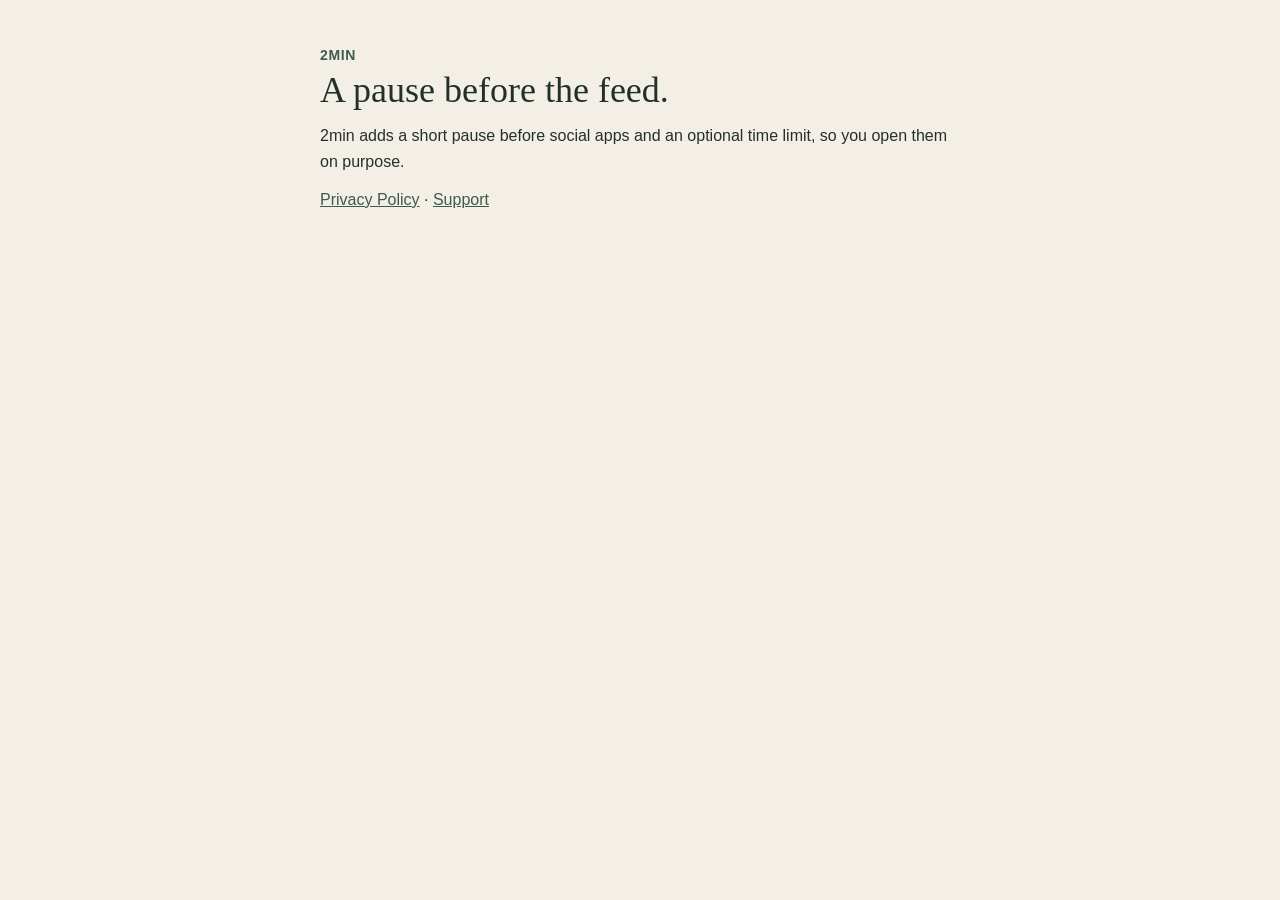
<file: index.html>
<!doctype html>
<html lang="en">
<head>
<meta charset="utf-8">
<meta name="viewport" content="width=device-width, initial-scale=1">
<title>2min</title>
<link rel="stylesheet" href="style.css">
</head>
<body>
<main>
<p class="brand">2min</p>
<h1>A pause before the feed.</h1>
<p>2min adds a short pause before social apps and an optional time limit, so you open them on purpose.</p>
<p><a href="privacy/">Privacy Policy</a> · <a href="support/">Support</a></p>
</main>
</body>
</html>
</file>
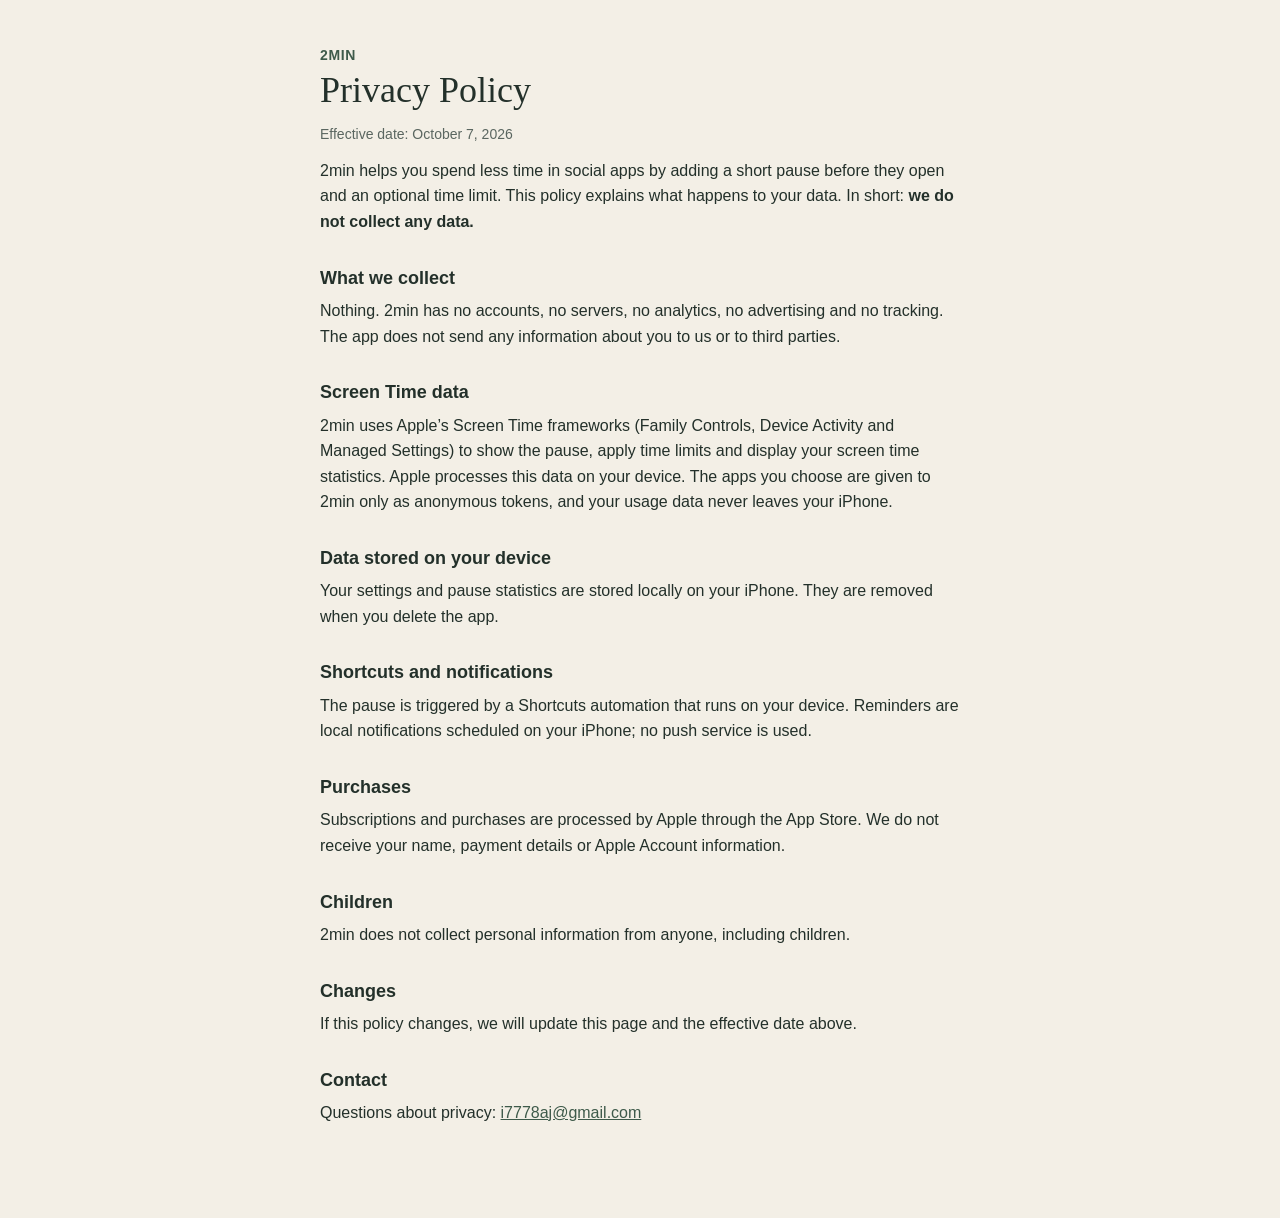
<file: privacy/index.html>
<!doctype html>
<html lang="en">
<head>
<meta charset="utf-8">
<meta name="viewport" content="width=device-width, initial-scale=1">
<title>2min — Privacy Policy</title>
<link rel="stylesheet" href="../style.css">
</head>
<body>
<main>
<p class="brand">2min</p>
<h1>Privacy Policy</h1>
<p class="muted">Effective date: October 7, 2026</p>

<p>2min helps you spend less time in social apps by adding a short pause before they open and an optional time limit. This policy explains what happens to your data. In short: <strong>we do not collect any data.</strong></p>

<h2>What we collect</h2>
<p>Nothing. 2min has no accounts, no servers, no analytics, no advertising and no tracking. The app does not send any information about you to us or to third parties.</p>

<h2>Screen Time data</h2>
<p>2min uses Apple’s Screen Time frameworks (Family Controls, Device Activity and Managed Settings) to show the pause, apply time limits and display your screen time statistics. Apple processes this data on your device. The apps you choose are given to 2min only as anonymous tokens, and your usage data never leaves your iPhone.</p>

<h2>Data stored on your device</h2>
<p>Your settings and pause statistics are stored locally on your iPhone. They are removed when you delete the app.</p>

<h2>Shortcuts and notifications</h2>
<p>The pause is triggered by a Shortcuts automation that runs on your device. Reminders are local notifications scheduled on your iPhone; no push service is used.</p>

<h2>Purchases</h2>
<p>Subscriptions and purchases are processed by Apple through the App Store. We do not receive your name, payment details or Apple Account information.</p>

<h2>Children</h2>
<p>2min does not collect personal information from anyone, including children.</p>

<h2>Changes</h2>
<p>If this policy changes, we will update this page and the effective date above.</p>

<h2>Contact</h2>
<p>Questions about privacy: <a href="mailto:i7778aj@gmail.com">i7778aj@gmail.com</a></p>

</main>
</body>
</html>
</file>
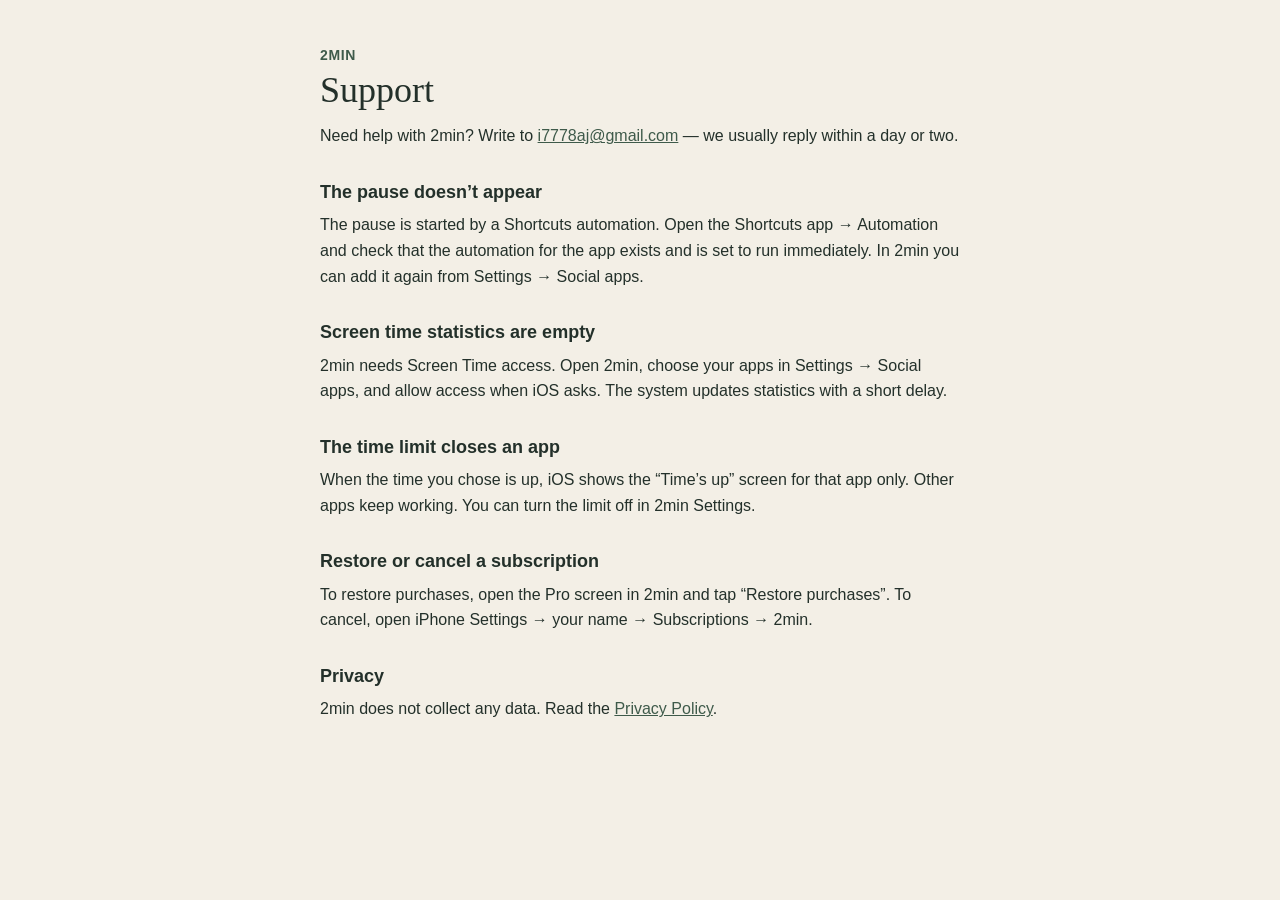
<file: support/index.html>
<!doctype html>
<html lang="en">
<head>
<meta charset="utf-8">
<meta name="viewport" content="width=device-width, initial-scale=1">
<title>2min — Support</title>
<link rel="stylesheet" href="../style.css">
</head>
<body>
<main>
<p class="brand">2min</p>
<h1>Support</h1>
<p>Need help with 2min? Write to <a href="mailto:i7778aj@gmail.com">i7778aj@gmail.com</a> — we usually reply within a day or two.</p>

<h2>The pause doesn’t appear</h2>
<p>The pause is started by a Shortcuts automation. Open the Shortcuts app → Automation and check that the automation for the app exists and is set to run immediately. In 2min you can add it again from Settings → Social apps.</p>

<h2>Screen time statistics are empty</h2>
<p>2min needs Screen Time access. Open 2min, choose your apps in Settings → Social apps, and allow access when iOS asks. The system updates statistics with a short delay.</p>

<h2>The time limit closes an app</h2>
<p>When the time you chose is up, iOS shows the “Time’s up” screen for that app only. Other apps keep working. You can turn the limit off in 2min Settings.</p>

<h2>Restore or cancel a subscription</h2>
<p>To restore purchases, open the Pro screen in 2min and tap “Restore purchases”. To cancel, open iPhone Settings → your name → Subscriptions → 2min.</p>

<h2>Privacy</h2>
<p>2min does not collect any data. Read the <a href="../privacy/">Privacy Policy</a>.</p>

</main>
</body>
</html>
</file>
<file: style.css>
:root{--bg:#F3EFE6;--card:#FBF8F2;--ink:#23302A;--muted:#5A6660;--accent:#3E5A4A;--line:#E8E2D5}
@media (prefers-color-scheme:dark){:root{--bg:#141816;--card:#1D2320;--ink:#ECE8DF;--muted:#A9B3AD;--accent:#9FC2A9;--line:#2A322E}}
*{box-sizing:border-box}
body{margin:0;background:var(--bg);color:var(--ink);font:16px/1.6 -apple-system,BlinkMacSystemFont,"SF Pro Text","Helvetica Neue",sans-serif}
main{max-width:680px;margin:0 auto;padding:48px 20px 80px}
.brand{margin:0 0 8px;font:600 14px/1 -apple-system,sans-serif;letter-spacing:.6px;text-transform:uppercase;color:var(--accent)}
h1{margin:0 0 12px;font:500 36px/1.15 ui-serif,"New York",Georgia,serif}
h2{margin:32px 0 8px;font:600 18px/1.3 -apple-system,sans-serif}
p{margin:0 0 12px}
.muted{color:var(--muted);font-size:14px}
a{color:var(--accent)}
hr{margin:48px 0;border:0;border-top:1px solid var(--line)}
</file>
